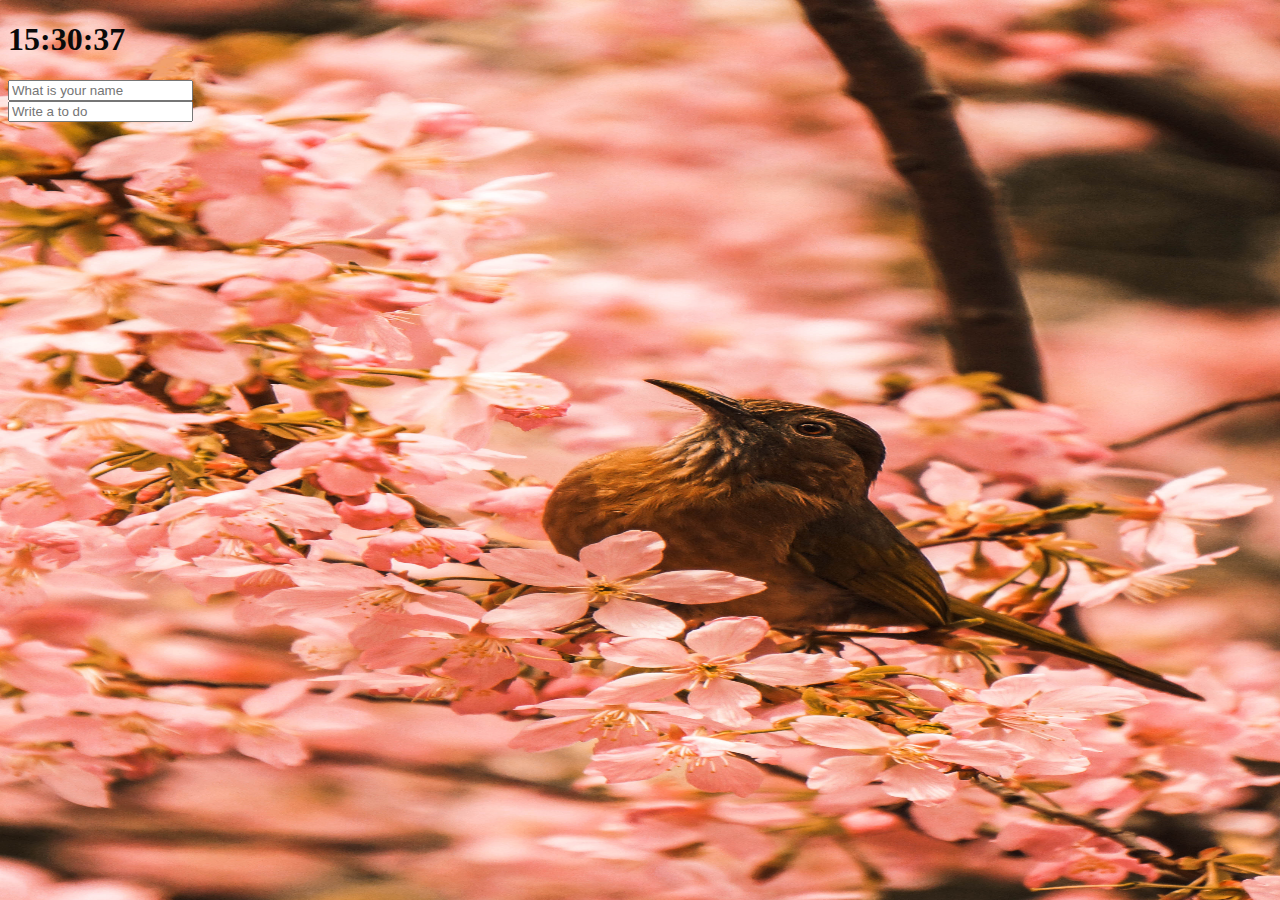
<file: VanillaJS_App/index.html>
<!DOCTYPE html>
<html>
    <head>
        <title>Hello</title>
        <meta charset="utf-8" />
        <link rel="stylesheet" href="index.css"/>
    </head>

    <body>
        <div class="js-clock">
            <h1>00:00</h1>
        </div>
        <form class="js-form form">
            <input type="text" placeholder="What is your name"/>
        </form>

        <h4 class="js-greetings greetings"></h4>
        <form class="js-toDoForm">
            <input type="text" placeholder="Write a to do "/>
        </form>
        <ul class="js-toDoList">

        </ul>
        <script src="clock.js"></script>
        <script src="gretting.js"></script>
        <script src="todo.js"></script>
        <script src="bg.js"></script>
        <script src="weather.js"></script>
        
    </body>
</html>
</file>
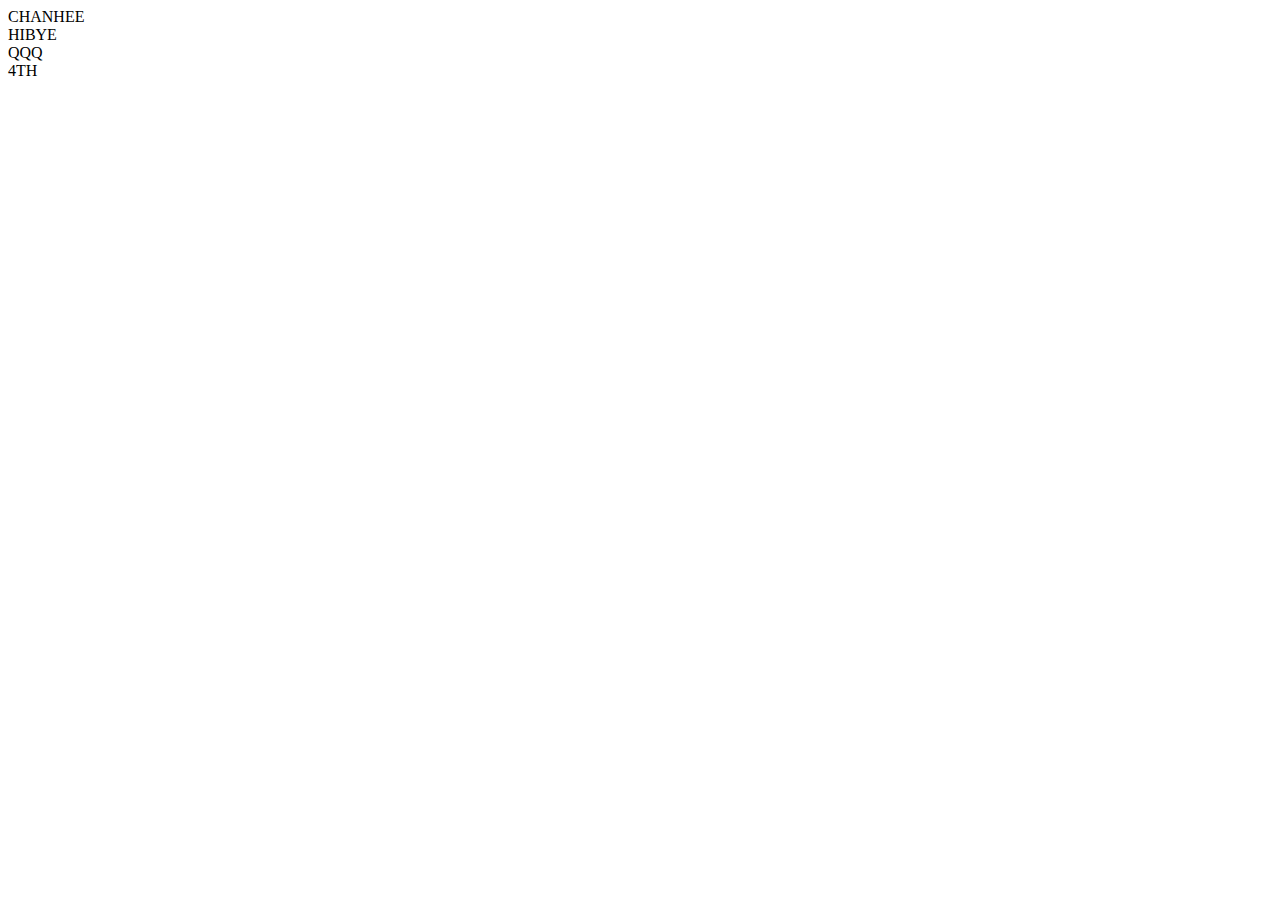
<file: 2019_javascript 문법/array.html>
<!DOCTYPE html>
<html>
    <head>
        <title>Array</title>
    </head>
    <body>
        <script type="text/javascript">

        
                function get1(){  
             return ['chanhee', 'hibye', 'qqq',' 4th'];
        }
        var members = get1(); // return 값 3개 들어감
        
        for(var i=0; i<members.length; i++){
            document.write(members[i].toUpperCase() + "<br />");
        }

        //배열.shift() : 맨 앞부터 제거
        //배열.pop() : 맨 뒤 값부터 제거

        </script>
    </body>
</html>
</file>
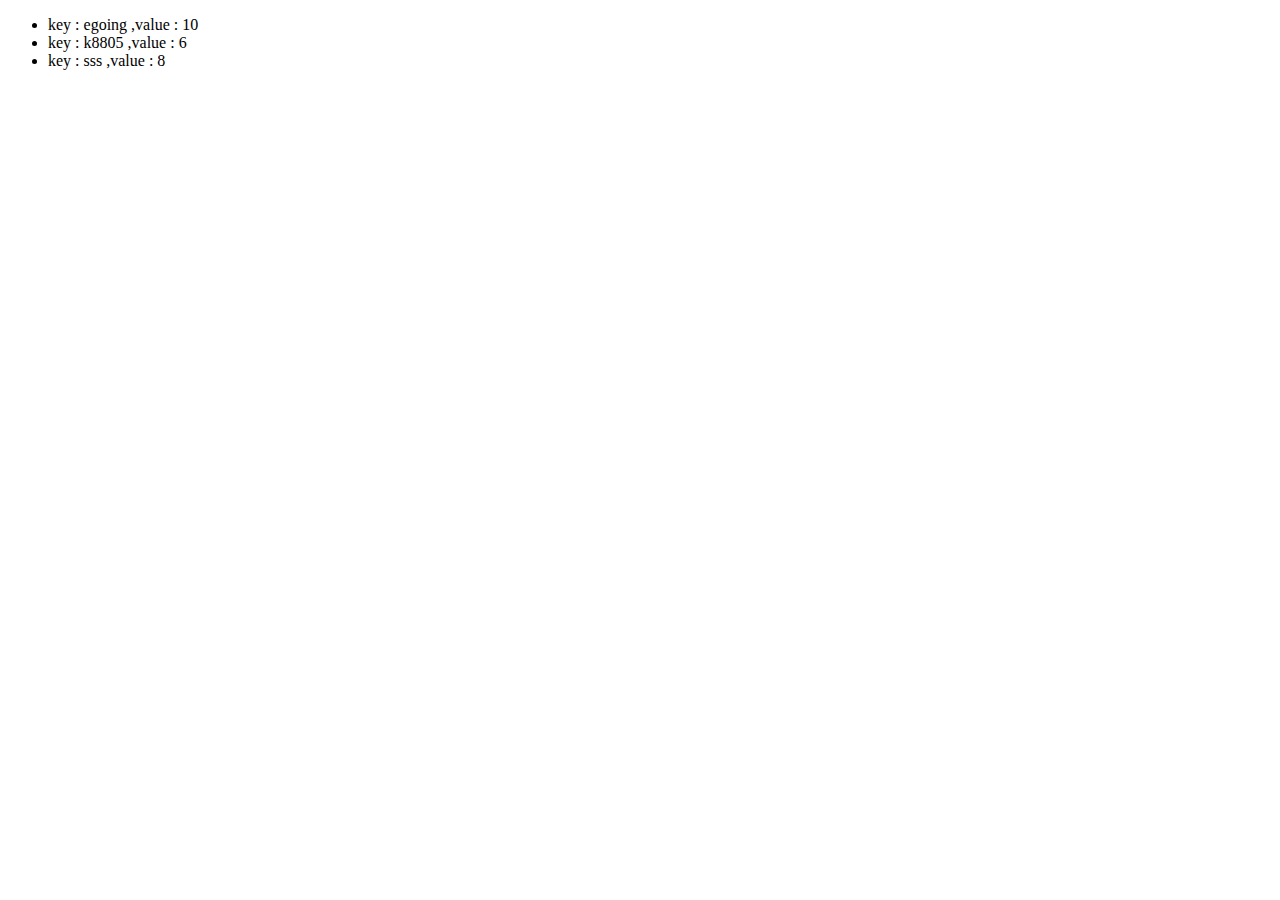
<file: 2019_javascript 문법/Object.html>
<!DOCTYPE html>
<html>
    <head>
        <title>Array</title>
    </head>
    <body>
        <ul>
            
       <script type="text/javascript"> 
    //     // Object를 생성하는 방법
        var grades = {'egoing':10, 'k8805':6, 'sss':8};
        //for문 1회마다 grades 객체의 key를 아래 for문 안에 key에 넣는다. 
        for(key in grades){
            document.write("<li> key : "+key+" ,value : "+grades[key]+"</li>");
            // grades[key]는 grades의 키값에 해당하는 value를 가져온다.
        }
        var arr = ['a', 'b', 'c'];
        for(var name in arr){
            console.log(name);
        }
       

    //    alert(grades.k8805);


    //    // 2번째 방법
    //    var grade2 = {};
    //    grade2['chanhee'] = 10;
    //    grade2['chanhee222'] = 6;
    //    // 3번째 방법
    //    var grade3 = new Object(); 



        
       

        </script>
       
         </ul>
    </body>
</html>
</file>
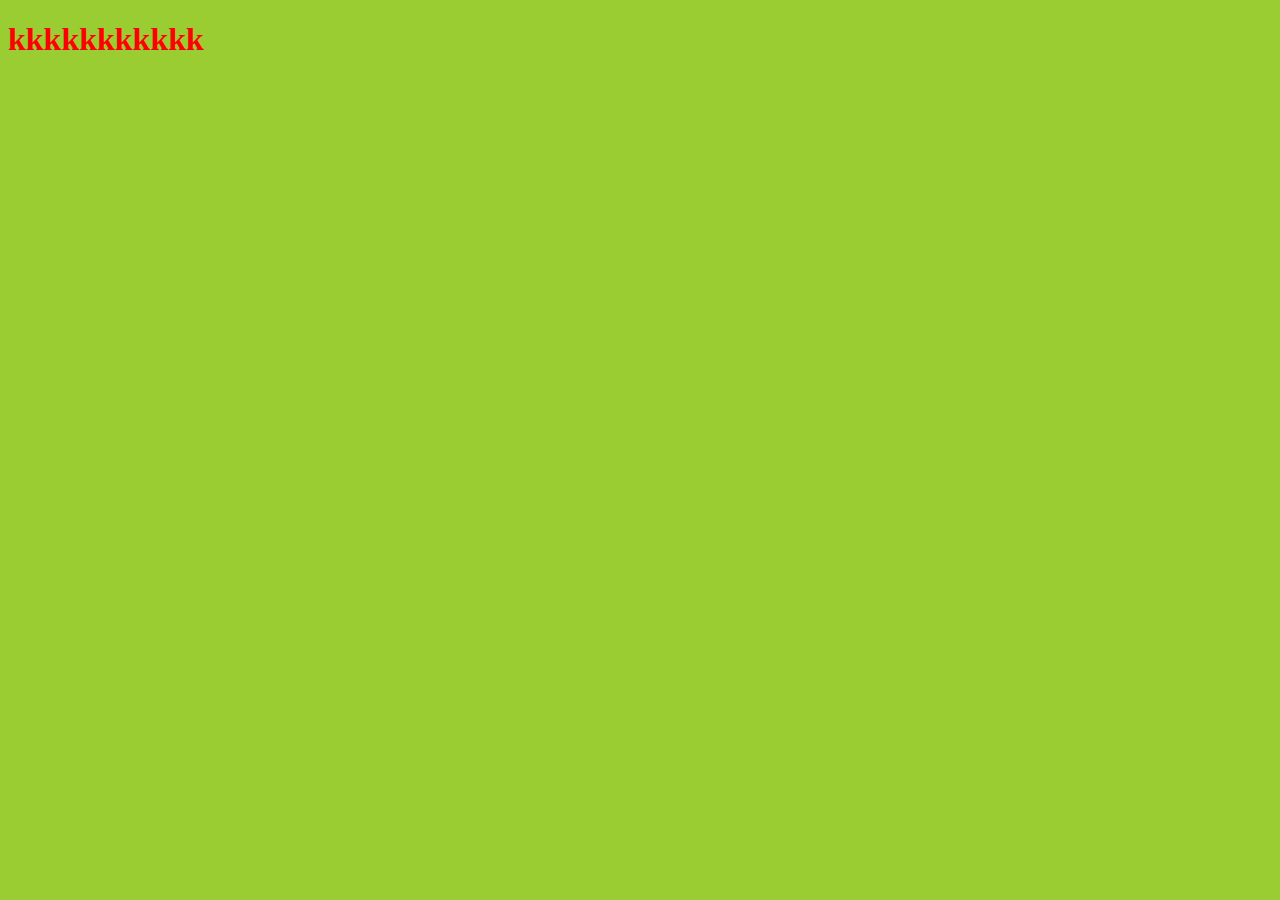
<file: VanillaJS_study/DOM_Fuction/HelloJS.html>
<!DOCTYPE html>
<html>
    <head>
        <title>Hello</title>
        <link rel="stylesheet" href="index.css"/>
    </head>
    <body>
        <h1 id="title">Vanila JS</h1>
        <script src="DOM_Function.js"></script>
    </body>
</html>
</file>
<file: VanillaJS_App/index.css>
body{
    background-color: rgb(13, 146, 223);
}

body{
    color: #0a0a0a;
}

.clicked{
    color: #7f8c8d;
}

.btn{
    cursor:pointer;
}

.form,
.greetings {
  display: none;
}

.showing {
  display: block;
}

@keyframes fadeIn{
  from{
    opacity: 0;
  } to {
    opacity: 1;
  }
}


.bgImage{
  position: absolute;
  top:0;
  left:0;
  width: 100%;
  height: 100%;
  z-index: -1;
  animation: fadeIn .5s linear;
}
</file>
<file: VanillaJS_study/DOM_Fuction/index.css>
body{
    background-color: yellowgreen;
}

h1{
    color:white;
}
</file>
